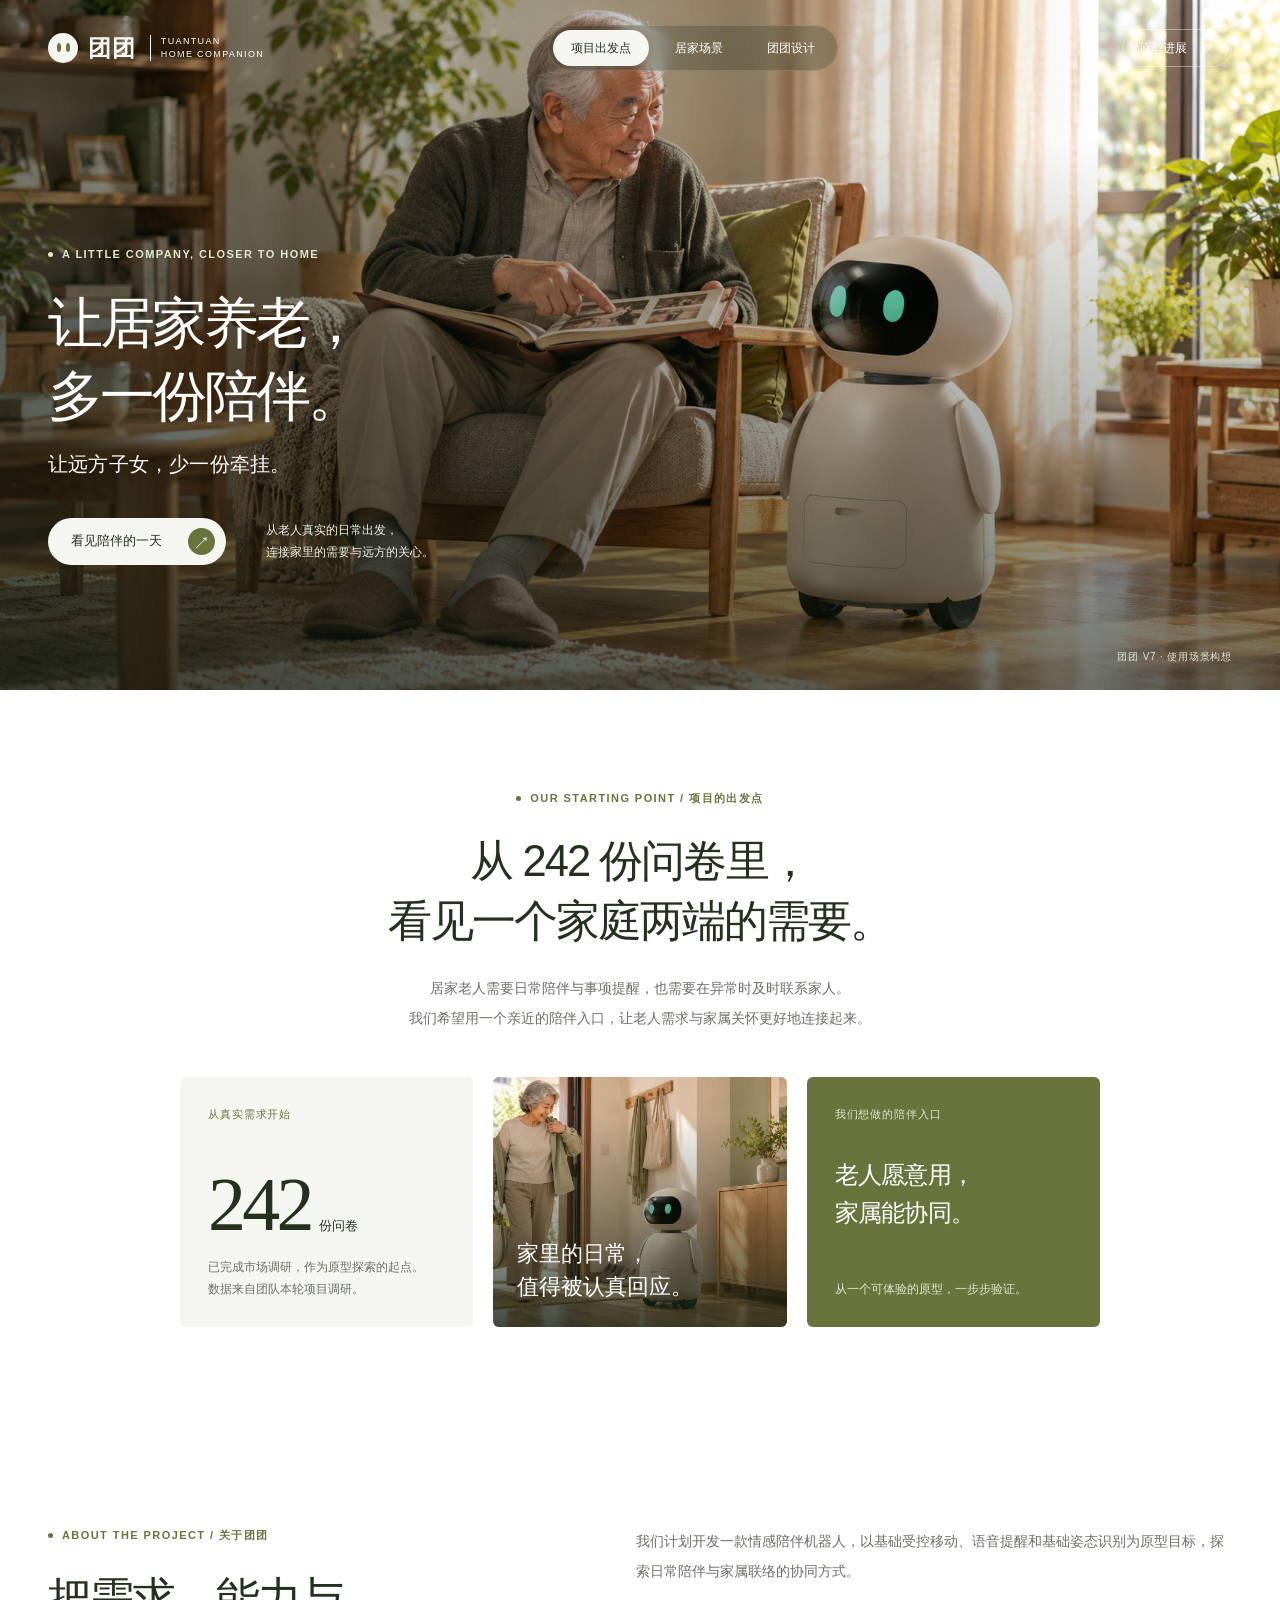
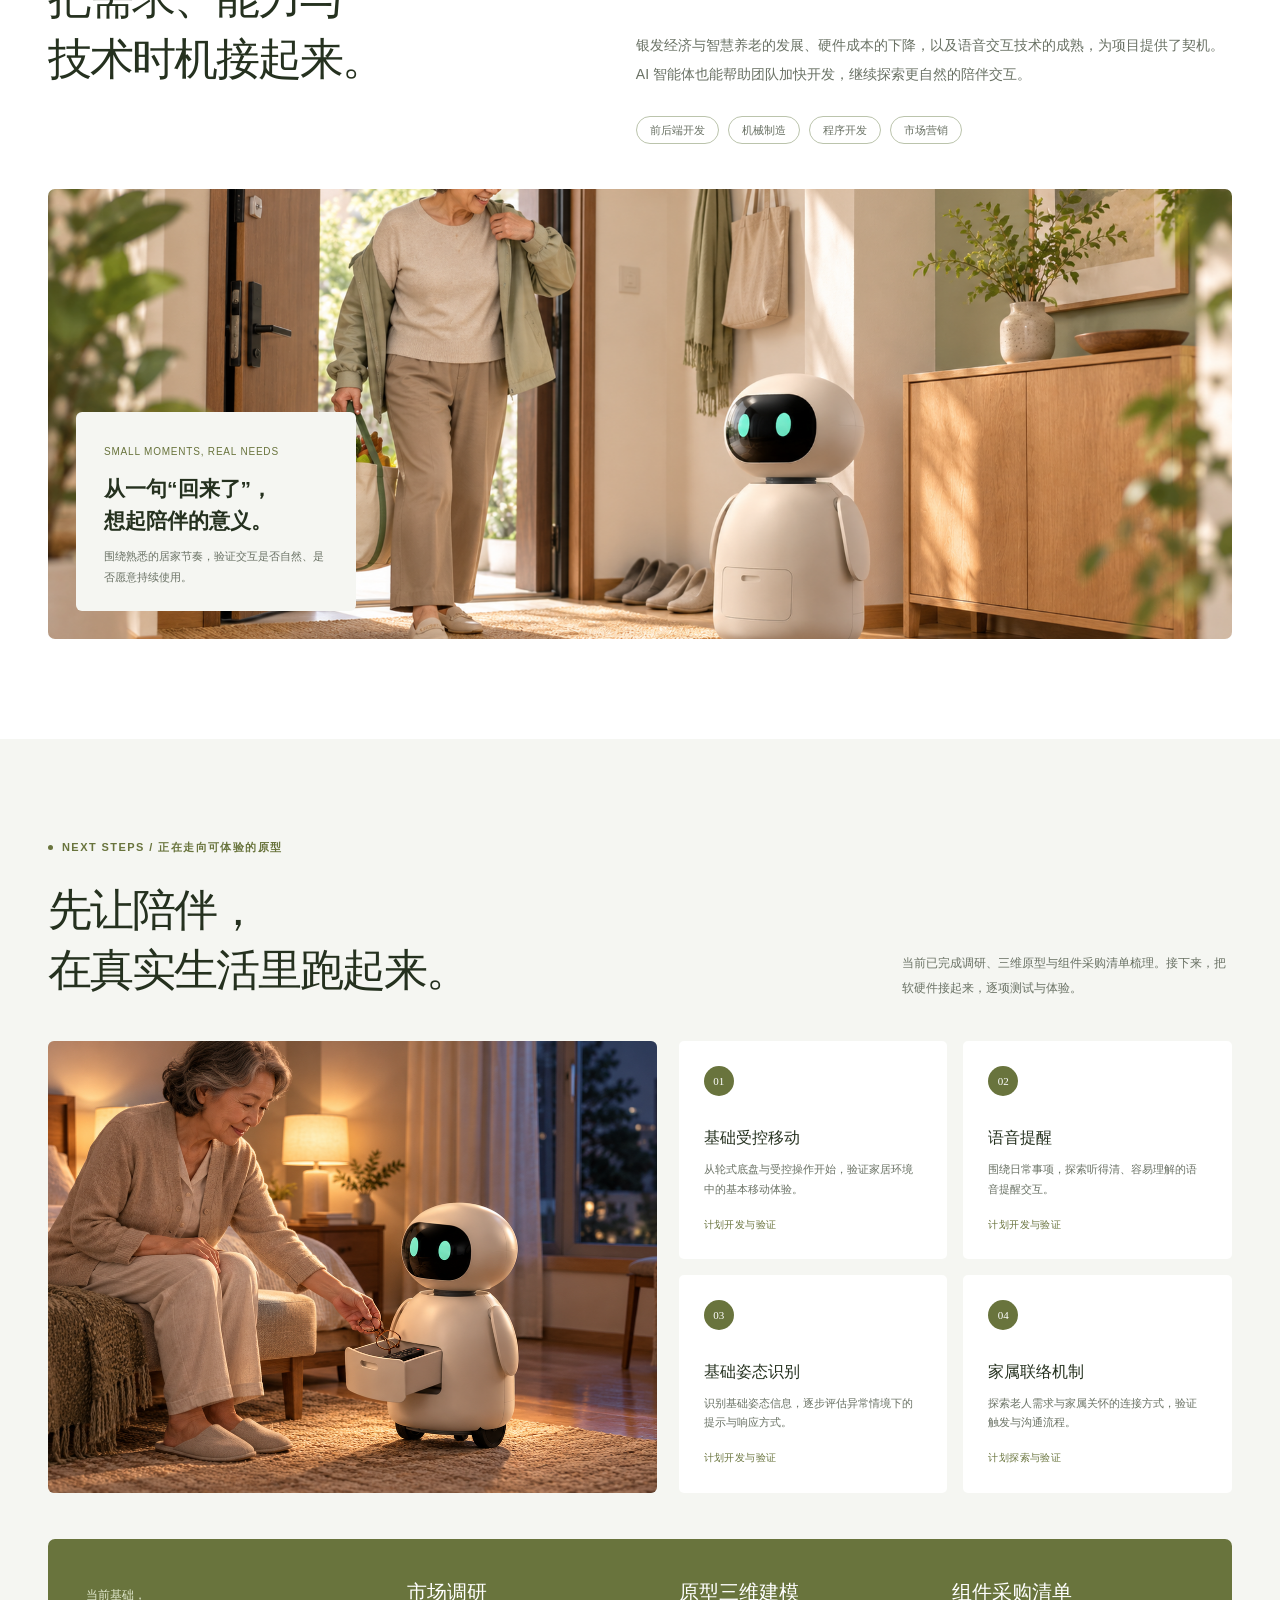
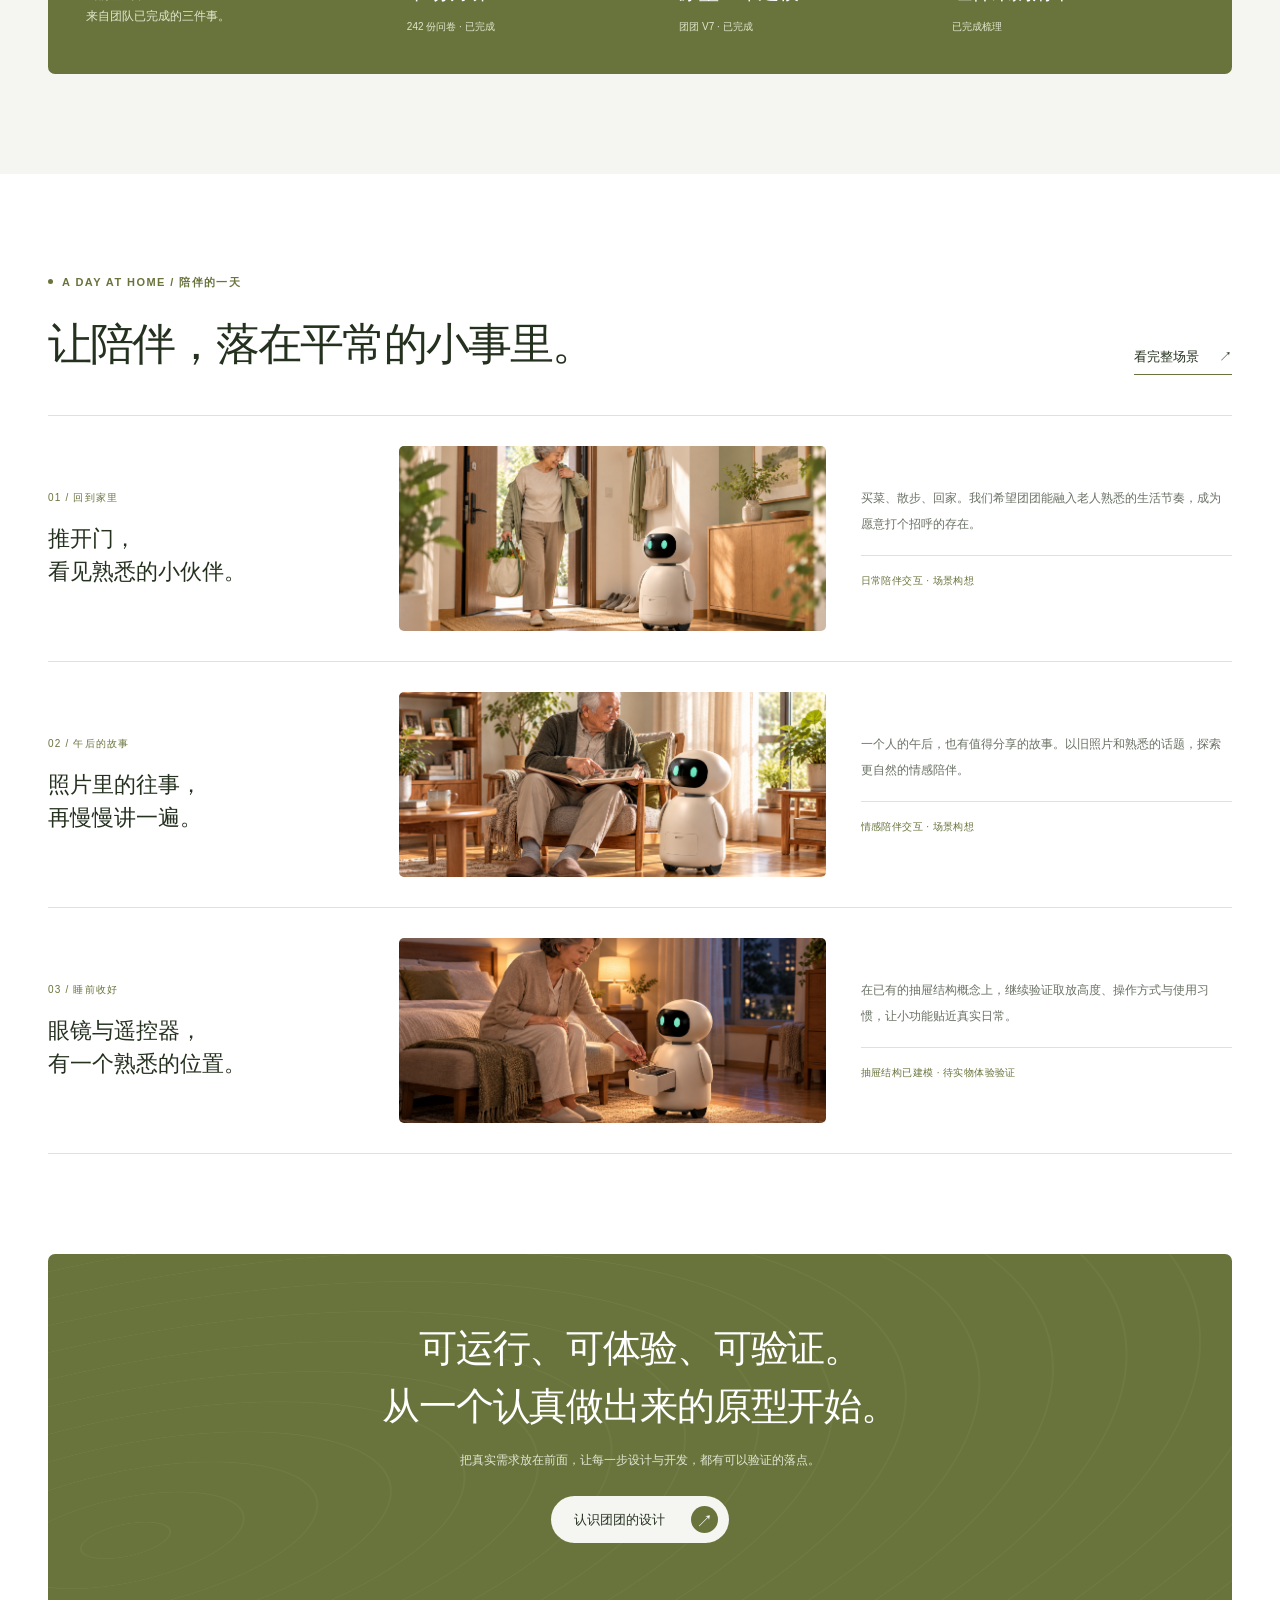
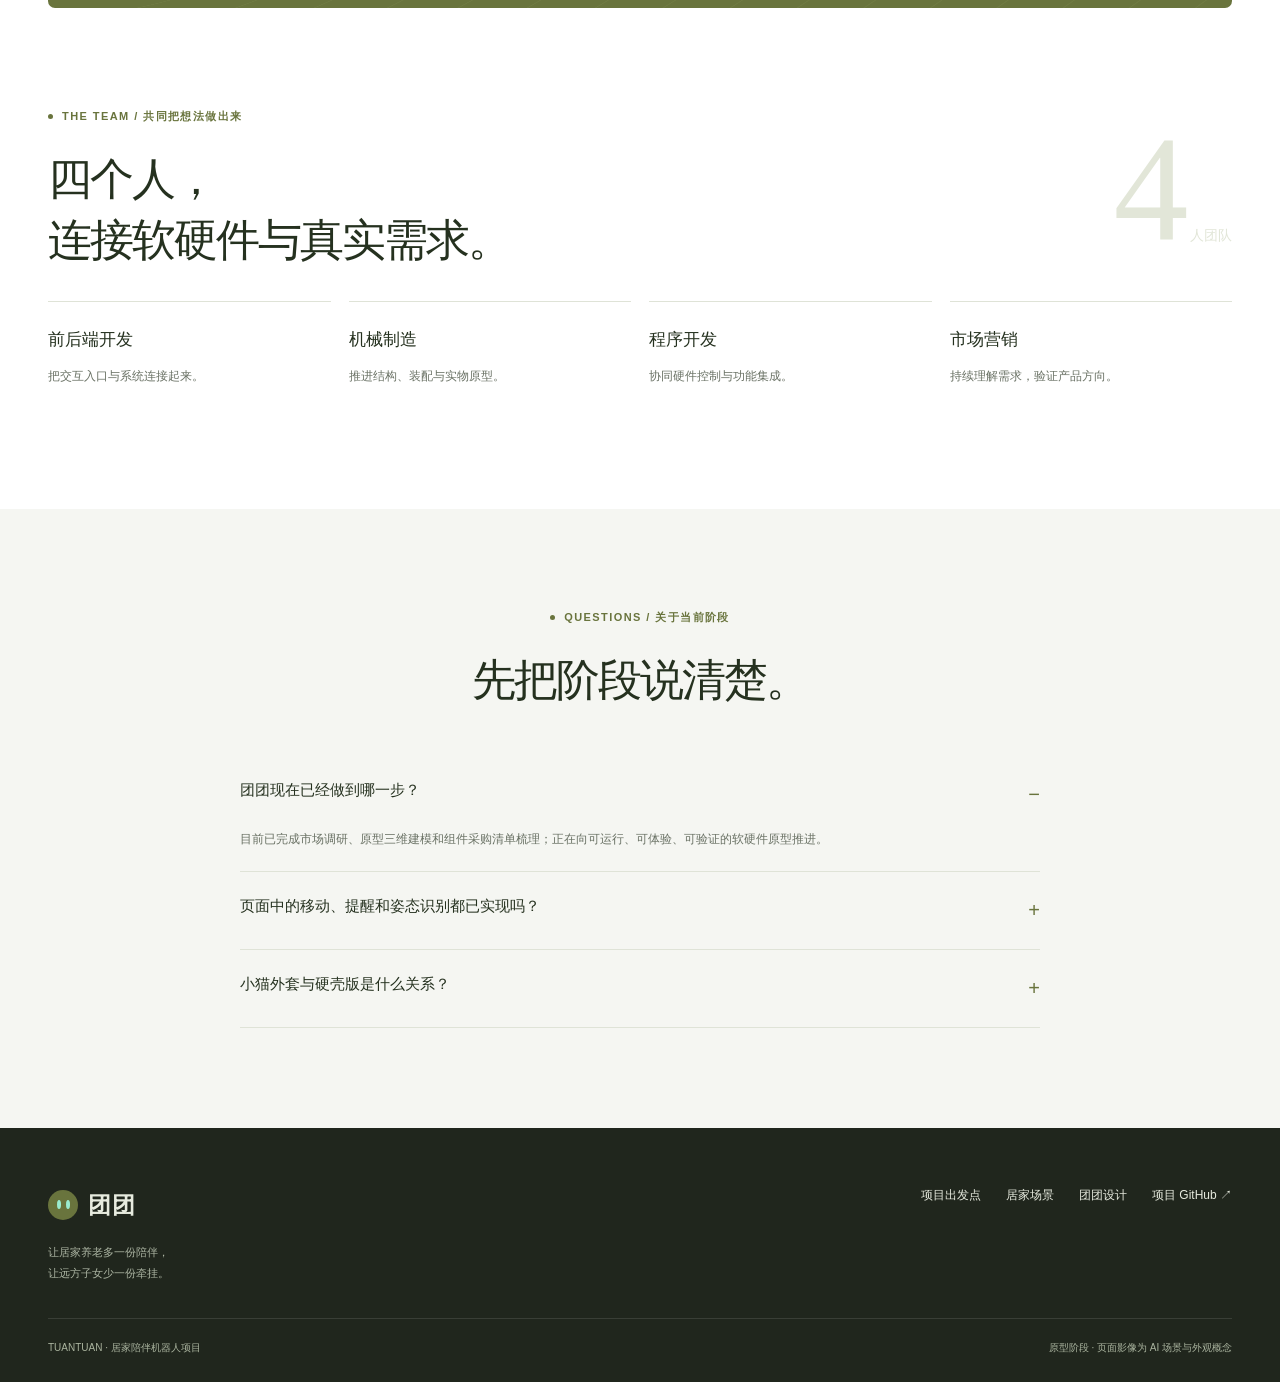
<file: index.html>
<!doctype html>
<html lang="zh-CN">
<head>
  <meta charset="utf-8">
  <meta name="viewport" content="width=device-width,initial-scale=1">
  <meta name="description" content="团团居家陪伴机器人项目：从242份问卷出发，连接老人需求与家属关怀，推进可运行、可体验、可验证的原型。">
  <title>团团 · 让居家养老多一份陪伴</title>
  <link rel="stylesheet" href="style.css">
</head>
<body>
<a class="skip" href="#main">跳到正文</a>
<section class="hero" aria-labelledby="hero-title">
  <img class="hero-img" src="assets/memories.png" alt="独居老人坐在窗边翻看相册，团团在身旁陪伴的场景构想" width="1750" height="899">
  <header class="site-header wrap">
    <a class="brand" href="index.html" aria-label="团团首页"><span class="brand-mark" aria-hidden="true"><i></i><i></i></span>团团<small>TUANTUAN<br>HOME COMPANION</small></a>
    <nav class="site-nav" aria-label="主导航"><a href="index.html" aria-current="page">项目出发点</a><a href="daily-life.html">居家场景</a><a href="details.html">团团设计</a></nav>
    <a class="header-action" href="#progress">原型进展</a>
  </header>
  <div class="wrap"><div class="hero-copy">
    <p class="eyebrow">A little company, closer to home</p>
    <h1 id="hero-title">让居家养老，<br>多一份陪伴。</h1>
    <p class="hero-sub">让远方子女，少一份牵挂。</p>
    <div class="hero-bottom"><a class="button light" href="daily-life.html">看见陪伴的一天</a><p>从老人真实的日常出发，<br>连接家里的需要与远方的关心。</p></div>
  </div></div>
  <p class="hero-note">团团 V7 · 使用场景构想</p>
</section>
<main id="main">
  <section class="section wrap">
    <div class="intro"><p class="eyebrow center">Our starting point / 项目的出发点</p><h2 class="section-title">从 242 份问卷里，<br>看见一个家庭两端的需要。</h2><p class="lead">居家老人需要日常陪伴与事项提醒，也需要在异常时及时联系家人。<br>我们希望用一个亲近的陪伴入口，让老人需求与家属关怀更好地连接起来。</p></div>
    <div class="insight-grid">
      <article class="insight"><p class="label">从真实需求开始</p><div><p class="big">242<small>份问卷</small></p><p class="caption">已完成市场调研，作为原型探索的起点。<br>数据来自团队本轮项目调研。</p></div></article>
      <article class="insight photo"><img src="assets/homecoming.png" alt="老人买菜回家，团团在屋内迎接的场景构想" width="1750" height="899" loading="eager"><p>家里的日常，<br>值得被认真回应。</p></article>
      <article class="insight olive"><p class="label">我们想做的陪伴入口</p><p class="quote">老人愿意用，<br>家属能协同。</p><p class="caption">从一个可体验的原型，一步步验证。</p></article>
    </div>
  </section>
  <section class="section wrap" id="about">
    <div class="about-grid"><div><p class="eyebrow">About the project / 关于团团</p><h2 class="section-title">把需求、能力与<br>技术时机接起来。</h2></div><div><p class="lead">我们计划开发一款情感陪伴机器人，以基础受控移动、语音提醒和基础姿态识别为原型目标，探索日常陪伴与家属联络的协同方式。</p><p class="lead spacer-top">银发经济与智慧养老的发展、硬件成本的下降，以及语音交互技术的成熟，为项目提供了契机。AI 智能体也能帮助团队加快开发，继续探索更自然的陪伴交互。</p><div class="skills"><span>前后端开发</span><span>机械制造</span><span>程序开发</span><span>市场营销</span></div></div></div>
    <figure class="image-story"><img src="assets/homecoming.png" alt="独居老人回到家中，与团团相遇的居家场景构想" width="1750" height="899" loading="eager"><figcaption class="story-tag"><small>SMALL MOMENTS, REAL NEEDS</small><h3>从一句“回来了”，<br>想起陪伴的意义。</h3><p>围绕熟悉的居家节奏，验证交互是否自然、是否愿意持续使用。</p></figcaption></figure>
  </section>
  <section class="section soft-bg" id="progress"><div class="wrap">
    <div class="section-head"><div><p class="eyebrow">Next steps / 正在走向可体验的原型</p><h2 class="section-title">先让陪伴，<br>在真实生活里跑起来。</h2></div><p class="lead">当前已完成调研、三维原型与组件采购清单梳理。接下来，把软硬件接起来，逐项测试与体验。</p></div>
    <div class="feature-grid"><div class="feature-photo"><img src="assets/bedtime.png" alt="夜晚老人将眼镜放进团团抽屉的使用场景构想" width="1750" height="899" loading="eager"></div><div class="feature-list">
      <article class="feature"><span class="feature-num">01</span><h3>基础受控移动</h3><p>从轮式底盘与受控操作开始，验证家居环境中的基本移动体验。</p><span class="status">计划开发与验证</span></article>
      <article class="feature"><span class="feature-num">02</span><h3>语音提醒</h3><p>围绕日常事项，探索听得清、容易理解的语音提醒交互。</p><span class="status">计划开发与验证</span></article>
      <article class="feature"><span class="feature-num">03</span><h3>基础姿态识别</h3><p>识别基础姿态信息，逐步评估异常情境下的提示与响应方式。</p><span class="status">计划开发与验证</span></article>
      <article class="feature"><span class="feature-num">04</span><h3>家属联络机制</h3><p>探索老人需求与家属关怀的连接方式，验证触发与沟通流程。</p><span class="status">计划探索与验证</span></article>
    </div></div>
    <div class="progress-band"><p>当前基础，<br>来自团队已完成的三件事。</p><div class="progress-item"><b>市场调研</b><span>242 份问卷 · 已完成</span></div><div class="progress-item"><b>原型三维建模</b><span>团团 V7 · 已完成</span></div><div class="progress-item"><b>组件采购清单</b><span>已完成梳理</span></div></div>
  </div></section>
  <section class="section wrap"><div class="section-head"><div><p class="eyebrow">A day at home / 陪伴的一天</p><h2 class="section-title">让陪伴，落在平常的小事里。</h2></div><a class="text-link" href="daily-life.html">看完整场景</a></div>
    <article class="project-row"><div><p class="phase">01 / 回到家里</p><h3>推开门，<br>看见熟悉的小伙伴。</h3></div><img src="assets/homecoming.png" alt="回家相迎场景" width="1750" height="899" loading="eager"><div><p class="lead">买菜、散步、回家。我们希望团团能融入老人熟悉的生活节奏，成为愿意打个招呼的存在。</p><p class="status">日常陪伴交互 · 场景构想</p></div></article>
    <article class="project-row"><div><p class="phase">02 / 午后的故事</p><h3>照片里的往事，<br>再慢慢讲一遍。</h3></div><img src="assets/memories.png" alt="窗边翻看旧相册场景" width="1750" height="899" loading="eager"><div><p class="lead">一个人的午后，也有值得分享的故事。以旧照片和熟悉的话题，探索更自然的情感陪伴。</p><p class="status">情感陪伴交互 · 场景构想</p></div></article>
    <article class="project-row"><div><p class="phase">03 / 睡前收好</p><h3>眼镜与遥控器，<br>有一个熟悉的位置。</h3></div><img src="assets/bedtime.png" alt="夜晚抽屉收纳眼镜与遥控器场景" width="1750" height="899" loading="eager"><div><p class="lead">在已有的抽屉结构概念上，继续验证取放高度、操作方式与使用习惯，让小功能贴近真实日常。</p><p class="status">抽屉结构已建模 · 待实物体验验证</p></div></article>
  </section>
  <section class="wrap"><div class="cta-banner"><h2>可运行、可体验、可验证。<br>从一个认真做出来的原型开始。</h2><p>把真实需求放在前面，让每一步设计与开发，都有可以验证的落点。</p><a class="button light" href="details.html">认识团团的设计</a></div></section>
  <section class="section wrap"><div class="team-top"><div><p class="eyebrow">The team / 共同把想法做出来</p><h2 class="section-title">四个人，<br>连接软硬件与真实需求。</h2></div><p class="team-number">4<small>人团队</small></p></div><div class="team-grid"><article class="team-area"><b>前后端开发</b><p>把交互入口与系统连接起来。</p></article><article class="team-area"><b>机械制造</b><p>推进结构、装配与实物原型。</p></article><article class="team-area"><b>程序开发</b><p>协同硬件控制与功能集成。</p></article><article class="team-area"><b>市场营销</b><p>持续理解需求，验证产品方向。</p></article></div></section>
  <section class="section soft-bg"><div class="wrap faq"><div class="intro"><p class="eyebrow center">Questions / 关于当前阶段</p><h2 class="section-title">先把阶段说清楚。</h2></div><div class="spacer-top"><details open><summary>团团现在已经做到哪一步？</summary><p>目前已完成市场调研、原型三维建模和组件采购清单梳理；正在向可运行、可体验、可验证的软硬件原型推进。</p></details><details><summary>页面中的移动、提醒和姿态识别都已实现吗？</summary><p>这些是计划开发与验证的原型目标，不能视为已上线功能。图中的互动用于说明使用场景构想。</p></details><details><summary>小猫外套与硬壳版是什么关系？</summary><p>两者以同一团团 V7 结构为外形依据。灰米小猫绒套是可更换外观概念；服装样板、散热、装配与实际使用仍需后续验证。</p></details></div></div></section>
</main>
<footer class="footer"><div class="wrap"><div class="footer-row"><div><a class="brand" href="index.html"><span class="brand-mark" aria-hidden="true"><i></i><i></i></span>团团</a><p>让居家养老多一份陪伴，<br>让远方子女少一份牵挂。</p></div><nav aria-label="页脚导航"><a href="index.html">项目出发点</a><a href="daily-life.html">居家场景</a><a href="details.html">团团设计</a><a href="https://github.com/yanglao-robot/tuantuan-website" target="_blank" rel="noreferrer">项目 GitHub ↗</a></nav></div><div class="footer-bottom"><span>TUANTUAN · 居家陪伴机器人项目</span><span>原型阶段 · 页面影像为 AI 场景与外观概念</span></div></div></footer>
</body>
</html>
</file>
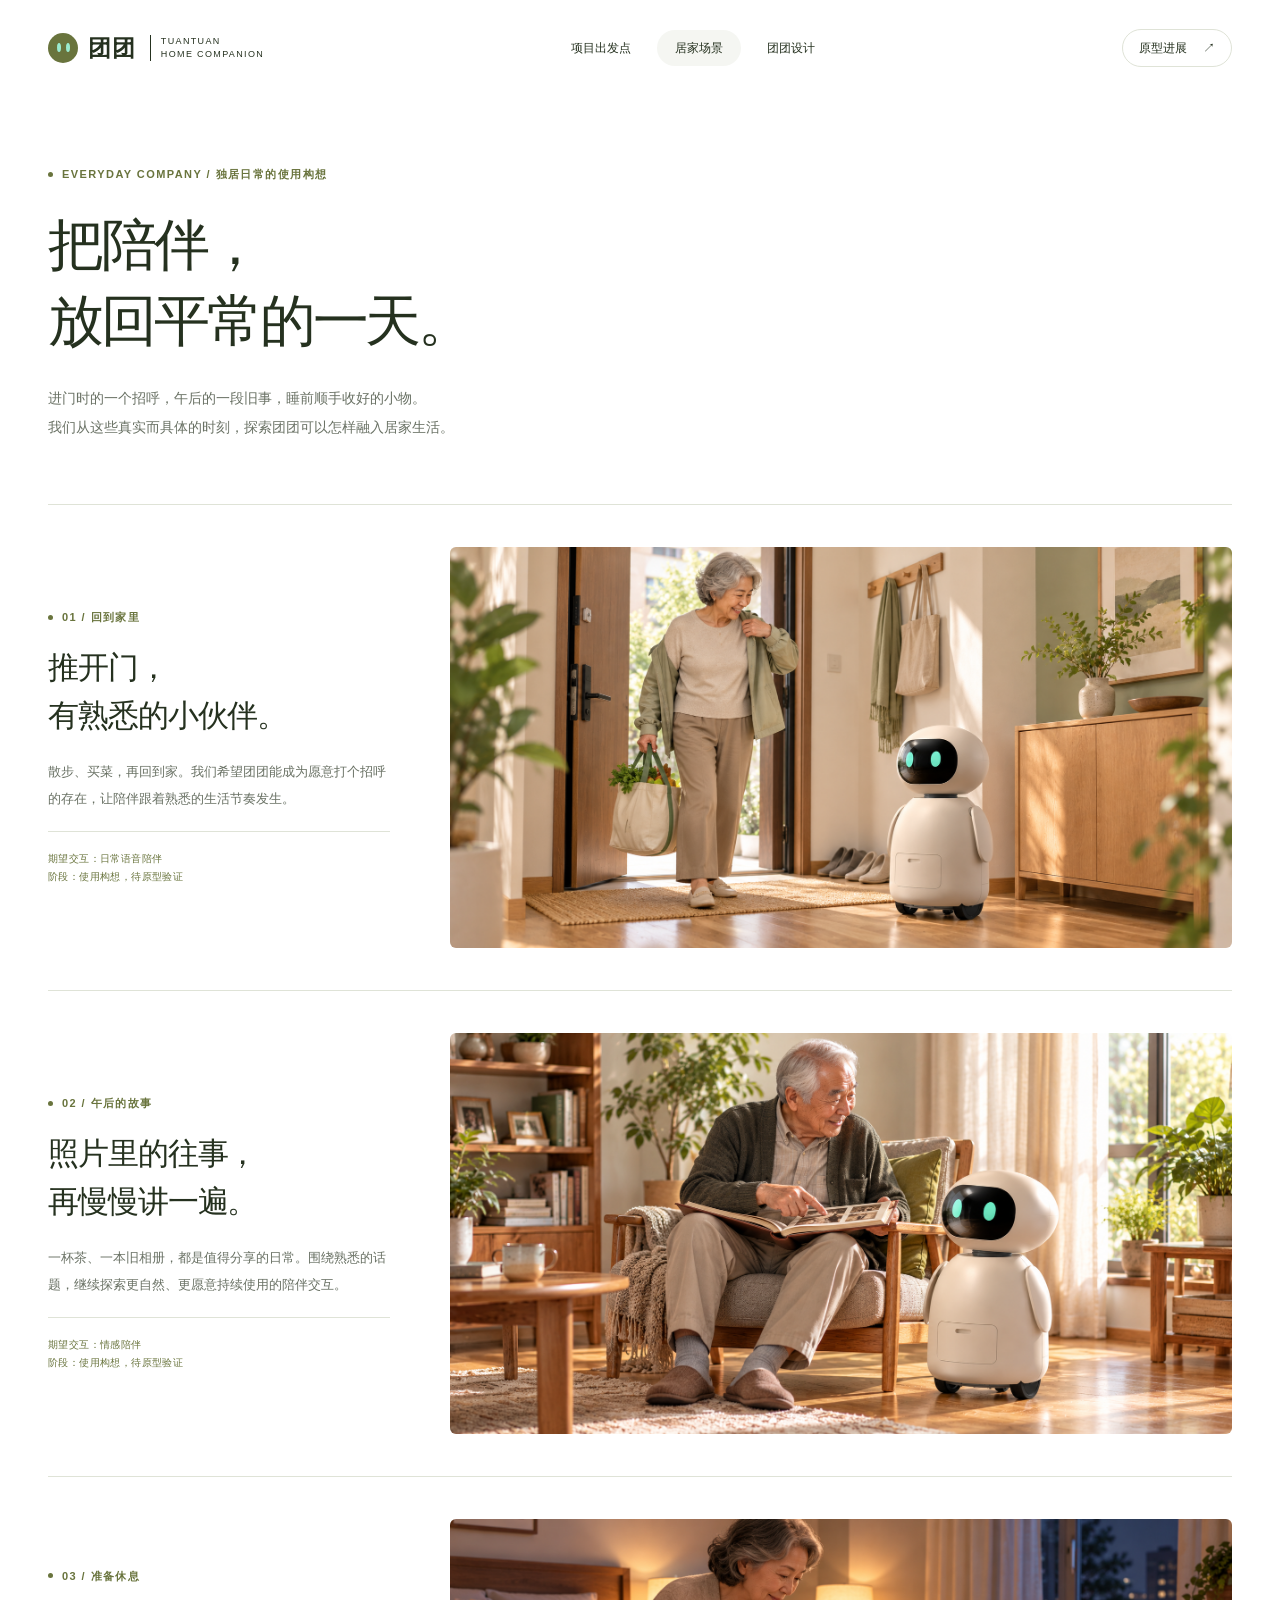
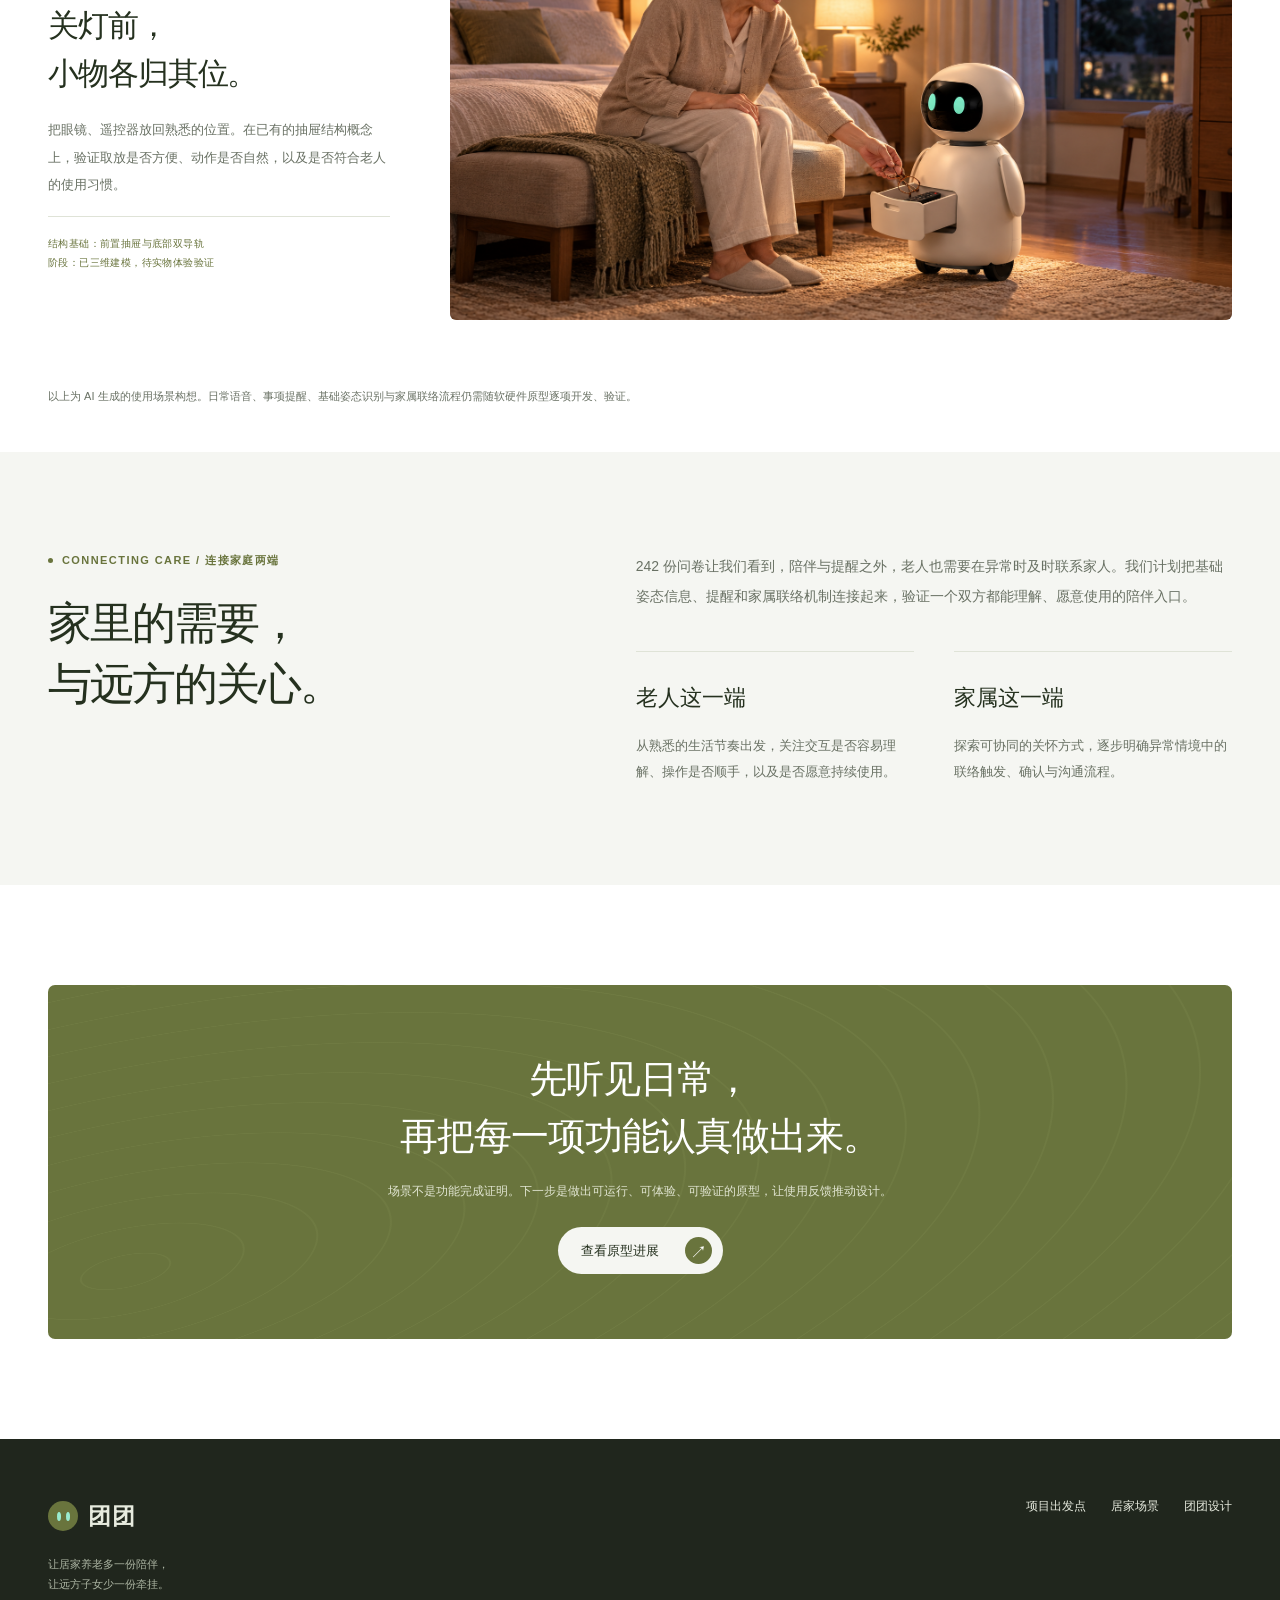
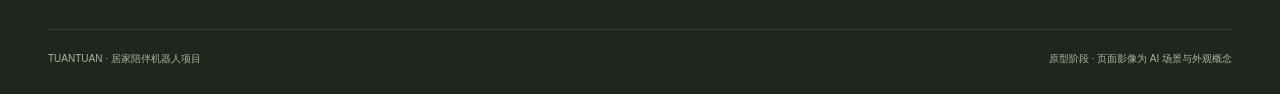
<file: daily-life.html>
<!doctype html>
<html lang="zh-CN">
<head><meta charset="utf-8"><meta name="viewport" content="width=device-width,initial-scale=1"><meta name="description" content="围绕独居老人的进门、午后与睡前，探索团团居家陪伴机器人的使用场景。"><title>团团 · 陪伴的一天</title><link rel="stylesheet" href="style.css"></head>
<body>
<a class="skip" href="#main">跳到正文</a>
<header class="site-header wrap"><a class="brand" href="index.html" aria-label="团团首页"><span class="brand-mark" aria-hidden="true"><i></i><i></i></span>团团<small>TUANTUAN<br>HOME COMPANION</small></a><nav class="site-nav" aria-label="主导航"><a href="index.html">项目出发点</a><a href="daily-life.html" aria-current="page">居家场景</a><a href="details.html">团团设计</a></nav><a class="header-action" href="index.html#progress">原型进展</a></header>
<main id="main">
  <section class="page-title wrap"><p class="eyebrow">Everyday company / 独居日常的使用构想</p><h1>把陪伴，<br>放回平常的一天。</h1><p class="lead">进门时的一个招呼，午后的一段旧事，睡前顺手收好的小物。<br>我们从这些真实而具体的时刻，探索团团可以怎样融入居家生活。</p></section>
  <section class="wrap" aria-label="三个独居使用场景">
    <article class="scene-large"><div><p class="eyebrow">01 / 回到家里</p><h2>推开门，<br>有熟悉的小伙伴。</h2><p class="lead">散步、买菜，再回到家。我们希望团团能成为愿意打个招呼的存在，让陪伴跟着熟悉的生活节奏发生。</p><p class="status">期望交互：日常语音陪伴<br>阶段：使用构想，待原型验证</p></div><img src="assets/homecoming.png" alt="一位独居老人买菜回家，团团在不挡住通道的位置与她相迎" width="1750" height="899"></article>
    <article class="scene-large"><div><p class="eyebrow">02 / 午后的故事</p><h2>照片里的往事，<br>再慢慢讲一遍。</h2><p class="lead">一杯茶、一本旧相册，都是值得分享的日常。围绕熟悉的话题，继续探索更自然、更愿意持续使用的陪伴交互。</p><p class="status">期望交互：情感陪伴<br>阶段：使用构想，待原型验证</p></div><img src="assets/memories.png" alt="一位独居老人坐在窗边翻看相册，向身旁的团团讲述旧照片里的故事" width="1750" height="899" loading="eager"></article>
    <article class="scene-large"><div><p class="eyebrow">03 / 准备休息</p><h2>关灯前，<br>小物各归其位。</h2><p class="lead">把眼镜、遥控器放回熟悉的位置。在已有的抽屉结构概念上，验证取放是否方便、动作是否自然，以及是否符合老人的使用习惯。</p><p class="status">结构基础：前置抽屉与底部双导轨<br>阶段：已三维建模，待实物体验验证</p></div><img src="assets/bedtime.png" alt="夜晚老人坐在床旁，将眼镜和遥控器收进团团的小抽屉" width="1750" height="899" loading="eager"></article>
    <p class="notice">以上为 AI 生成的使用场景构想。日常语音、事项提醒、基础姿态识别与家属联络流程仍需随软硬件原型逐项开发、验证。</p>
  </section>
  <section class="section soft-bg spacer-top"><div class="wrap"><div class="about-grid"><div><p class="eyebrow">Connecting care / 连接家庭两端</p><h2 class="section-title">家里的需要，<br>与远方的关心。</h2></div><div><p class="lead">242 份问卷让我们看到，陪伴与提醒之外，老人也需要在异常时及时联系家人。我们计划把基础姿态信息、提醒和家属联络机制连接起来，验证一个双方都能理解、愿意使用的陪伴入口。</p><div class="comparison"><article><h3>老人这一端</h3><p>从熟悉的生活节奏出发，关注交互是否容易理解、操作是否顺手，以及是否愿意持续使用。</p></article><article><h3>家属这一端</h3><p>探索可协同的关怀方式，逐步明确异常情境中的联络触发、确认与沟通流程。</p></article></div></div></div></div></section>
  <section class="section wrap"><div class="cta-banner"><h2>先听见日常，<br>再把每一项功能认真做出来。</h2><p>场景不是功能完成证明。下一步是做出可运行、可体验、可验证的原型，让使用反馈推动设计。</p><a class="button light" href="index.html#progress">查看原型进展</a></div></section>
</main>
<footer class="footer"><div class="wrap"><div class="footer-row"><div><a class="brand" href="index.html"><span class="brand-mark" aria-hidden="true"><i></i><i></i></span>团团</a><p>让居家养老多一份陪伴，<br>让远方子女少一份牵挂。</p></div><nav aria-label="页脚导航"><a href="index.html">项目出发点</a><a href="daily-life.html">居家场景</a><a href="details.html">团团设计</a></nav></div><div class="footer-bottom"><span>TUANTUAN · 居家陪伴机器人项目</span><span>原型阶段 · 页面影像为 AI 场景与外观概念</span></div></div></footer>
</body>
</html>
</file>
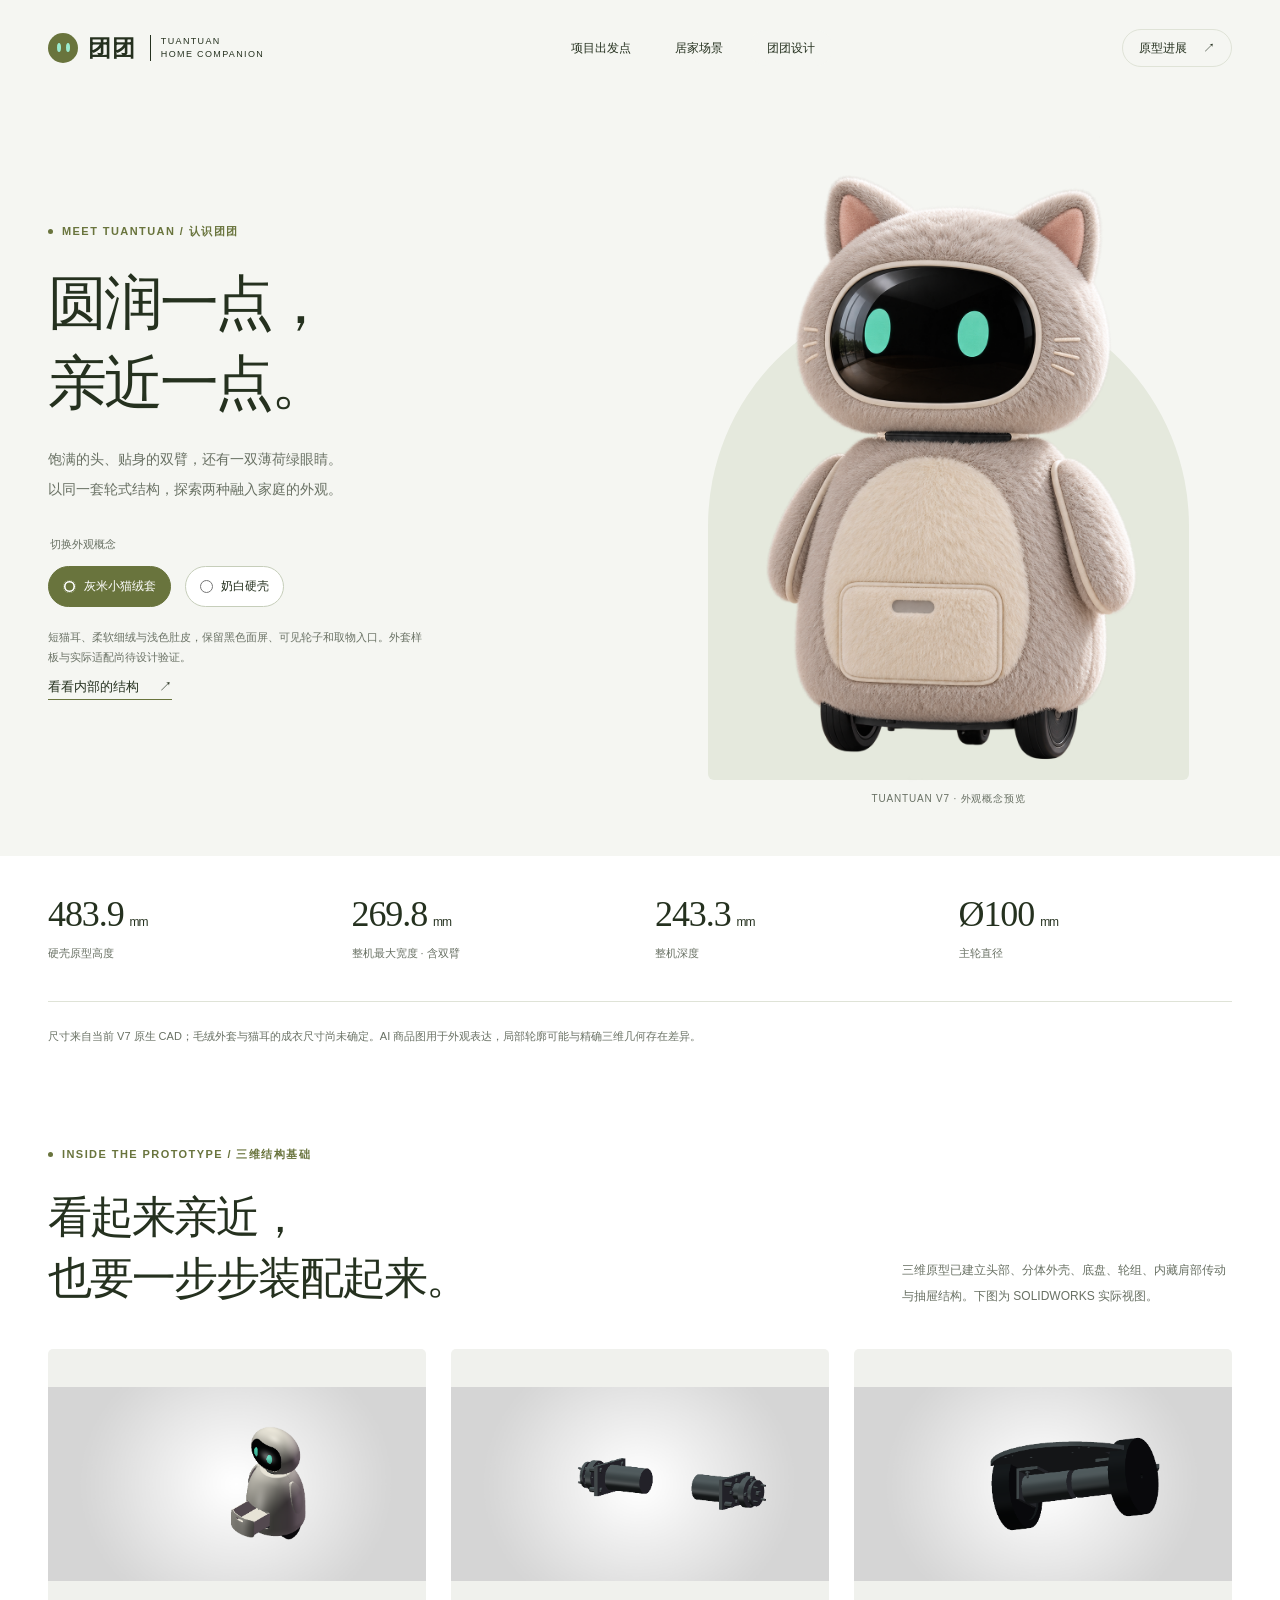
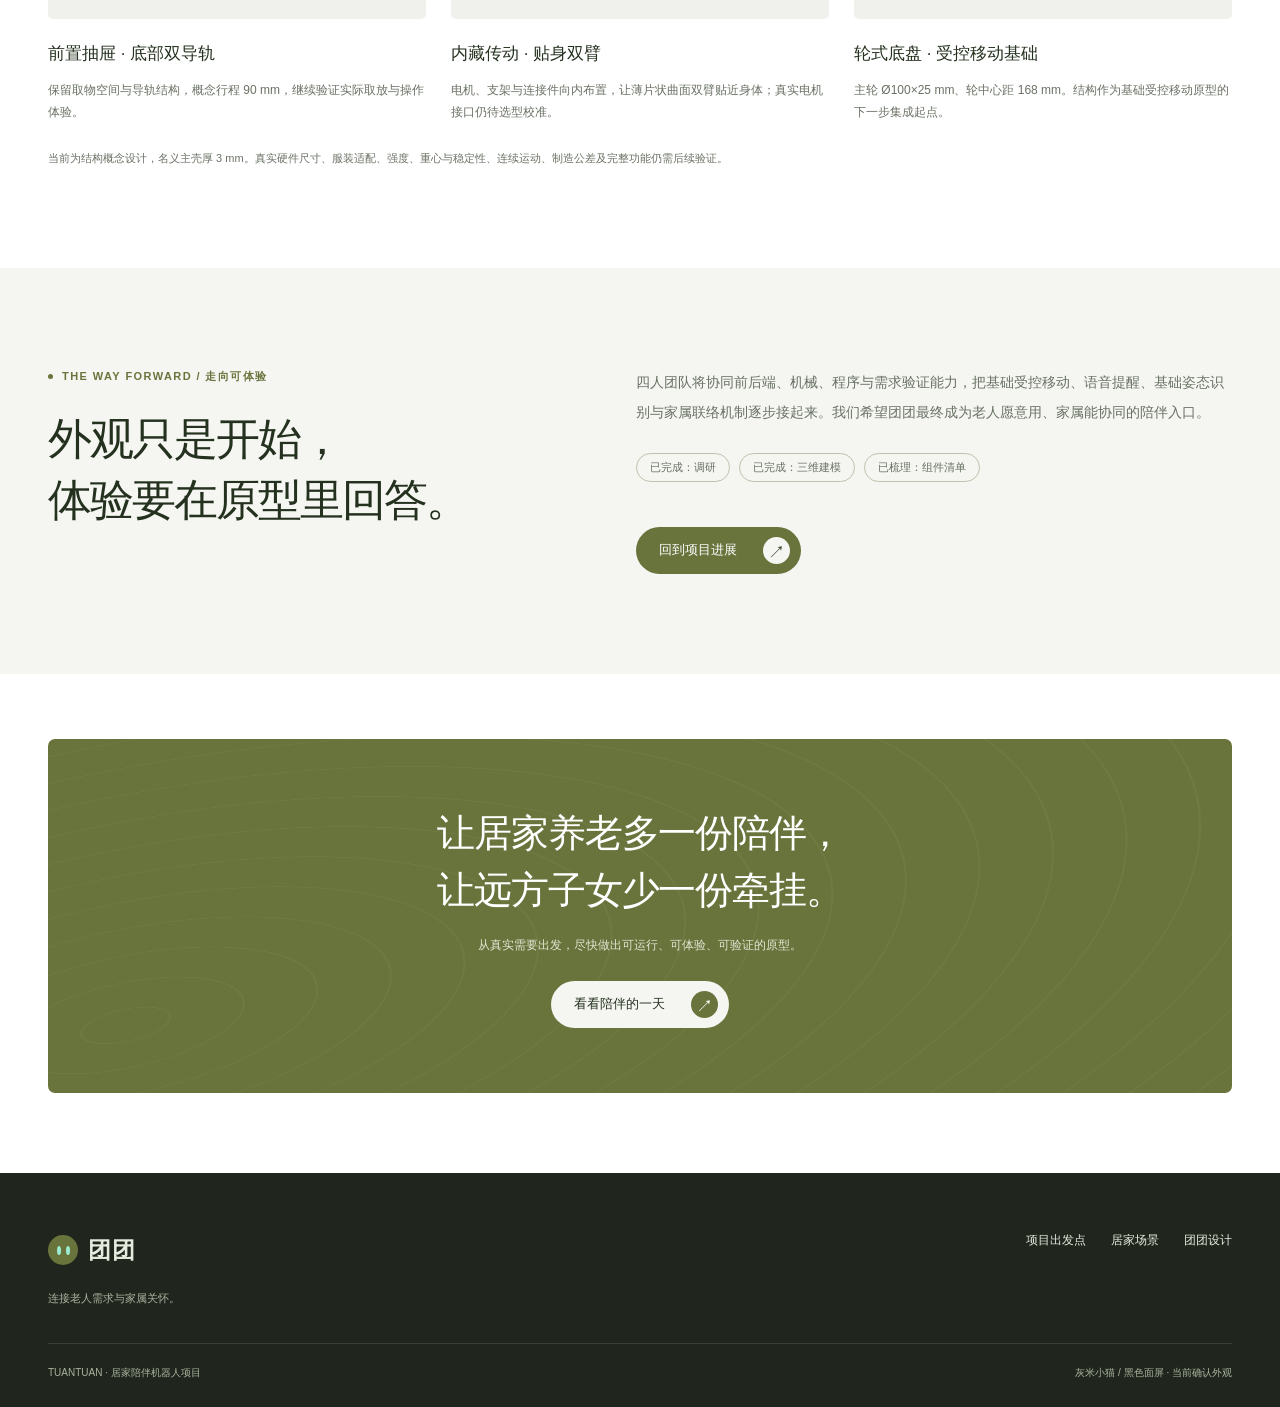
<file: details.html>
<!doctype html>
<html lang="zh-CN">
<head><meta charset="utf-8"><meta name="viewport" content="width=device-width,initial-scale=1"><meta name="description" content="团团V7设计展示：灰米小猫绒套与奶白硬壳外观、可编辑三维原型、抽屉与轮式结构。"><title>团团 · 圆润一点，亲近一点</title><link rel="stylesheet" href="style.css"></head>
<body>
<a class="skip" href="#main">跳到正文</a>
<div class="design-stage">
  <header class="site-header wrap"><a class="brand" href="index.html" aria-label="团团首页"><span class="brand-mark" aria-hidden="true"><i></i><i></i></span>团团<small>TUANTUAN<br>HOME COMPANION</small></a><nav class="site-nav" aria-label="主导航"><a href="index.html">项目出发点</a><a href="daily-life.html">居家场景</a><a href="details.html" aria-current="page">团团设计</a></nav><a class="header-action" href="index.html#progress">原型进展</a></header>
  <main id="main">
    <section class="product-layout wrap" aria-label="团团外观选择">
      <div class="product-copy"><p class="eyebrow">Meet Tuantuan / 认识团团</p><h1>圆润一点，<br>亲近一点。</h1><p class="lead">饱满的头、贴身的双臂，还有一双薄荷绿眼睛。<br>以同一套轮式结构，探索两种融入家庭的外观。</p>
        <fieldset class="finish-picker"><legend>切换外观概念</legend><label><input id="finish-plush" name="finish" type="radio" value="plush" checked>灰米小猫绒套</label><label><input id="finish-hard" name="finish" type="radio" value="hard">奶白硬壳</label></fieldset>
        <div class="finish-copy"><p class="plush-copy">短猫耳、柔软细绒与浅色肚皮，保留黑色面屏、可见轮子和取物入口。外套样板与实际适配尚待设计验证。</p><p class="hard-copy">奶白圆润外壳、短颈和贴身双臂。以 V7 原生三维模型为依据，继续推进装配与实物体验验证。</p></div>
        <a class="text-link" href="#structure">看看内部的结构</a>
      </div>
      <figure class="product-art"><img class="plush-product" src="assets/cat-plush.png" alt="灰米色毛绒小猫外套版团团，短猫耳、黑色面屏、薄荷绿眼睛、浅色肚皮与底部轮子" width="1024" height="1536"><img class="hard-product" src="assets/hard-shell.png" alt="奶白硬壳版团团，圆润头身、黑色面屏、贴身双臂与前置抽屉" width="1024" height="1536"><figcaption class="art-caption">TUANTUAN V7 · 外观概念预览</figcaption></figure>
    </section>
  </main>
</div>
<div class="wrap"><div class="dimension-strip" aria-label="V7硬壳原型主要尺寸"><div><b>483.9<small>mm</small></b><span>硬壳原型高度</span></div><div><b>269.8<small>mm</small></b><span>整机最大宽度 · 含双臂</span></div><div><b>243.3<small>mm</small></b><span>整机深度</span></div><div><b>Ø100<small>mm</small></b><span>主轮直径</span></div></div><p class="notice">尺寸来自当前 V7 原生 CAD；毛绒外套与猫耳的成衣尺寸尚未确定。AI 商品图用于外观表达，局部轮廓可能与精确三维几何存在差异。</p></div>
<section class="section wrap" id="structure"><div class="section-head"><div><p class="eyebrow">Inside the prototype / 三维结构基础</p><h2 class="section-title">看起来亲近，<br>也要一步步装配起来。</h2></div><p class="lead">三维原型已建立头部、分体外壳、底盘、轮组、内藏肩部传动与抽屉结构。下图为 SOLIDWORKS 实际视图。</p></div>
  <div class="cad-grid"><article class="cad-item"><img src="assets/cad-drawer.png" alt="SOLIDWORKS原生模型中拉出的前置储物抽屉" width="2278" height="1170" loading="eager"><h3>前置抽屉 · 底部双导轨</h3><p>保留取物空间与导轨结构，概念行程 90 mm，继续验证实际取放与操作体验。</p></article><article class="cad-item"><img src="assets/cad-shoulder.png" alt="SOLIDWORKS视图中隐藏在臂根与机身内部的肩部传动机构" width="2278" height="1170" loading="eager"><h3>内藏传动 · 贴身双臂</h3><p>电机、支架与连接件向内布置，让薄片状曲面双臂贴近身体；真实电机接口仍待选型校准。</p></article><article class="cad-item"><img src="assets/cad-chassis.png" alt="SOLIDWORKS中轮式底盘与电机支架结构的隔离视图" width="2278" height="1170" loading="eager"><h3>轮式底盘 · 受控移动基础</h3><p>主轮 Ø100×25 mm、轮中心距 168 mm。结构作为基础受控移动原型的下一步集成起点。</p></article></div>
  <p class="notice">当前为结构概念设计，名义主壳厚 3 mm。真实硬件尺寸、服装适配、强度、重心与稳定性、连续运动、制造公差及完整功能仍需后续验证。</p>
</section>
<section class="section soft-bg"><div class="wrap about-grid"><div><p class="eyebrow">The way forward / 走向可体验</p><h2 class="section-title">外观只是开始，<br>体验要在原型里回答。</h2></div><div><p class="lead">四人团队将协同前后端、机械、程序与需求验证能力，把基础受控移动、语音提醒、基础姿态识别与家属联络机制逐步接起来。我们希望团团最终成为老人愿意用、家属能协同的陪伴入口。</p><div class="skills"><span>已完成：调研</span><span>已完成：三维建模</span><span>已梳理：组件清单</span></div><p class="spacer-top"><a class="button" href="index.html#progress">回到项目进展</a></p></div></div></section>
<section class="wrap closing"><div class="cta-banner"><h2>让居家养老多一份陪伴，<br>让远方子女少一份牵挂。</h2><p>从真实需要出发，尽快做出可运行、可体验、可验证的原型。</p><a class="button light" href="daily-life.html">看看陪伴的一天</a></div></section>
<footer class="footer"><div class="wrap"><div class="footer-row"><div><a class="brand" href="index.html"><span class="brand-mark" aria-hidden="true"><i></i><i></i></span>团团</a><p>连接老人需求与家属关怀。</p></div><nav aria-label="页脚导航"><a href="index.html">项目出发点</a><a href="daily-life.html">居家场景</a><a href="details.html">团团设计</a></nav></div><div class="footer-bottom"><span>TUANTUAN · 居家陪伴机器人项目</span><span>灰米小猫 / 黑色面屏 · 当前确认外观</span></div></div></footer>
</body>
</html>
</file>
<file: style.css>
@charset "UTF-8";
:root{--paper:#f5f6f2;--white:#fff;--ink:#25311f;--olive:#69743d;--olive-dark:#35422b;--muted:#697164;--line:#dfe3d7;--mint:#9aebcf;--serif:Georgia,"Noto Serif CJK SC","Source Han Serif SC","SimSun",serif;--sans:"Microsoft YaHei UI","Microsoft YaHei","PingFang SC",sans-serif;--page:1240px}
*{box-sizing:border-box}html{scroll-behavior:smooth}body{margin:0;background:var(--white);color:var(--ink);font-family:var(--sans);font-size:15px;line-height:1.85;-webkit-font-smoothing:antialiased}a{color:inherit;text-decoration:none}button,input{font:inherit}img{display:block;max-width:100%;height:auto}p,h1,h2,h3,figure{margin:0}button,a,label,input{touch-action:manipulation}a:focus-visible,label:has(input:focus-visible),summary:focus-visible{outline:3px solid #207e60;outline-offset:5px}.skip{position:absolute;left:20px;top:-80px;background:white;padding:10px;z-index:10}.skip:focus{top:16px}.wrap{width:min(var(--page),calc(100% - 96px));margin-inline:auto}.section{padding-block:100px}.eyebrow{font-size:11px;font-weight:600;letter-spacing:.13em;line-height:1.5;text-transform:uppercase;display:flex;gap:9px;align-items:center;color:var(--olive);margin-bottom:24px}.eyebrow:before{content:"";width:5px;height:5px;background:currentColor;border-radius:50%}.eyebrow.center{justify-content:center}.section-title{font-size:clamp(29px,3.4vw,47px);font-weight:500;line-height:1.4;letter-spacing:-.045em}.serif{font-family:var(--serif)}.lead{color:var(--muted);line-height:2.1}.button{display:inline-flex;align-items:center;justify-content:space-between;gap:26px;background:var(--olive);color:white;padding:10px 11px 10px 23px;border-radius:99px;font-size:13px;min-height:46px;transition:background .2s,transform .2s}.button:after{content:"↗";width:27px;height:27px;border-radius:50%;background:var(--paper);color:var(--olive-dark);display:grid;place-items:center;font-size:17px}.button:hover{background:var(--olive-dark);transform:translateY(-2px)}.button.light{background:var(--paper);color:var(--ink)}.button.light:after{background:var(--olive);color:white}.text-link{font-size:13px;border-bottom:1px solid var(--olive);padding-bottom:5px}.text-link:after{content:" ↗";margin-left:16px}.site-header{height:96px;display:flex;align-items:center;justify-content:space-between;gap:25px}.brand{display:flex;align-items:center;gap:10px;font-size:23px;font-weight:650;letter-spacing:.04em;white-space:nowrap}.brand-mark{width:30px;height:30px;background:var(--olive);border-radius:50%;display:flex;align-items:center;justify-content:center;gap:5px}.brand-mark i{width:4px;height:9px;border-radius:100%;background:var(--mint)}.brand small{font-size:9px;letter-spacing:.15em;font-weight:400;line-height:1.4;border-left:1px solid currentColor;padding-left:10px;margin-left:4px}.site-nav{display:flex;align-items:center;gap:8px}.site-nav a{padding:7px 18px;border-radius:99px;font-size:12px;white-space:nowrap}.site-nav a[aria-current=page]{background:var(--paper);color:var(--ink)}.site-nav a:hover{background:#e9edde}.header-action{font-size:12px;border:1px solid var(--line);padding:7px 16px;border-radius:99px;white-space:nowrap}.header-action:after{content:" ↗";margin-left:13px}.hero{min-height:690px;position:relative;color:white;background:#303b28;overflow:hidden}.hero-img{position:absolute;inset:0;width:100%;height:100%;object-fit:cover;object-position:52% 50%}.hero:after{content:"";position:absolute;inset:0;background:linear-gradient(90deg,rgba(13,23,13,.55),transparent 85%),linear-gradient(0deg,rgba(12,22,13,.6),transparent 80%);pointer-events:none}.hero .site-header,.hero-copy{position:relative;z-index:1}.hero .site-nav{background:#26351f44;border:1px solid #ffffff24;border-radius:99px;padding:4px;backdrop-filter:blur(8px)}.hero .site-nav a:hover{background:#ffffff24}.hero .site-nav a[aria-current=page]{background:var(--paper)}.hero .brand-mark{background:var(--paper)}.hero .brand-mark i{background:var(--olive)}.hero .header-action{border-color:#ffffff66}.hero-copy{padding:150px 0 66px;max-width:720px}.hero-copy .eyebrow{color:#e1e8ca}.hero h1{font-size:clamp(38px,4.3vw,62px);font-weight:500;line-height:1.33;letter-spacing:-.055em}.hero-sub{font-size:20px;margin-top:13px;font-weight:400;letter-spacing:.01em}.hero-bottom{display:flex;align-items:center;gap:40px;margin-top:35px}.hero-bottom p{font-size:12px;color:#eff1e6;max-width:260px}.hero-note{position:absolute;z-index:1;bottom:24px;right:48px;font-size:10px;letter-spacing:.08em;color:#e4e8dd}.intro{text-align:center;max-width:800px;margin:auto}.intro .lead{font-size:14px;max-width:660px;margin:22px auto 0}.insight-grid{display:grid;grid-template-columns:1fr 1fr 1fr;gap:20px;max-width:920px;margin:44px auto 0}.insight{border-radius:6px;min-height:250px;background:var(--paper);padding:27px 28px;display:flex;flex-direction:column;justify-content:space-between;overflow:hidden}.insight .label{font-size:11px;letter-spacing:.08em;color:var(--olive)}.insight .big{font-family:Georgia,serif;font-size:76px;line-height:1;letter-spacing:-.05em}.insight .big small{font-family:var(--sans);font-size:13px;margin-left:8px;letter-spacing:0}.insight .caption{font-size:12px;color:var(--muted);margin-top:14px}.insight.photo{position:relative;padding:0;color:white}.insight.photo img{width:100%;height:100%;position:absolute;object-fit:cover;object-position:66% center}.insight.photo:after{content:"";position:absolute;inset:0;background:linear-gradient(0deg,#172214c9,transparent 85%)}.insight.photo p{position:relative;z-index:1;margin-top:auto;padding:24px;font-size:22px;line-height:1.5}.insight.olive{background:var(--olive);color:white}.insight.olive .label{color:#e2e7ce}.insight.olive .quote{font-size:24px;line-height:1.6;letter-spacing:-.03em}.insight.olive .caption{color:#e2e7ce}.about-grid{display:grid;grid-template-columns:.9fr 1.1fr;gap:100px;align-items:start}.about-grid .lead{font-size:14px}.skills{display:flex;flex-wrap:wrap;gap:9px;margin-top:26px}.skills span{border:1px solid #bbc4ac;color:var(--muted);padding:3px 13px;border-radius:99px;font-size:11px}.image-story{position:relative;margin-top:45px;border-radius:7px;overflow:hidden}.image-story>img{width:100%;height:450px;object-fit:cover;object-position:center 54%}.story-tag{position:absolute;left:28px;bottom:28px;background:var(--paper);padding:24px 28px;border-radius:6px;width:280px}.story-tag small{color:var(--olive);font-size:10px;letter-spacing:.08em}.story-tag h3{font-size:21px;line-height:1.5;margin:10px 0}.story-tag p{font-size:11px;color:var(--muted)}.soft-bg{background:var(--paper)}.section-head{display:flex;justify-content:space-between;align-items:end;gap:40px;margin-bottom:40px}.section-head .lead{max-width:330px;font-size:12px}.feature-grid{display:grid;grid-template-columns:1.1fr 1fr;gap:22px}.feature-photo{border-radius:6px;overflow:hidden;min-height:420px;position:relative;background:#e5e8dd}.feature-photo img{width:100%;height:100%;position:absolute;object-fit:cover;object-position:65% 50%}.feature-list{display:grid;grid-template-columns:1fr 1fr;gap:16px}.feature{background:white;border-radius:5px;padding:25px;display:flex;flex-direction:column;min-height:200px}.feature-num{display:grid;place-items:center;width:30px;height:30px;border-radius:50%;background:var(--olive);color:#fff;font:11px Georgia,serif;margin-bottom:27px}.feature h3{font-size:16px;font-weight:500}.feature p{font-size:11px;color:var(--muted);line-height:1.8;margin-top:7px}.status{font-size:10px;color:var(--olive);margin-top:auto;padding-top:16px;letter-spacing:.04em}.progress-band{background:var(--olive);color:white;border-radius:7px;padding:35px 38px;display:grid;grid-template-columns:1.2fr 1fr 1fr 1fr;gap:30px;margin-top:46px;align-items:center}.progress-band>p{font-size:12px;line-height:1.8;color:#e1e8cd}.progress-item b{font-size:20px;font-weight:400;display:block}.progress-item span{font-size:10px;color:#e0e6cd}.project-row{display:grid;grid-template-columns:.85fr 1.15fr 1fr;gap:35px;padding:30px 0;border-top:1px solid var(--line);align-items:center}.project-row:last-child{border-bottom:1px solid var(--line)}.project-row img{width:100%;height:185px;object-fit:cover;border-radius:5px}.project-row h3{font-size:22px;line-height:1.5;font-weight:400}.project-row .phase{font-size:10px;letter-spacing:.12em;color:var(--olive);margin-bottom:15px}.project-row .lead{font-size:12px}.project-row .status{border-top:1px solid var(--line);margin-top:18px}.cta-banner{position:relative;background:var(--olive);color:white;padding:65px 40px;text-align:center;border-radius:7px;overflow:hidden}.cta-banner:before{content:"";position:absolute;inset:-250px -100px;background:repeating-radial-gradient(ellipse at 12% 50%,transparent 0 44px,#a0ae6b1a 45px 46px,transparent 47px 75px);transform:rotate(-12deg);pointer-events:none}.cta-banner>*{position:relative}.cta-banner h2{font-size:clamp(27px,3vw,41px);font-weight:400;line-height:1.5;letter-spacing:-.03em}.cta-banner p{font-size:12px;color:#e2e6d3;margin:15px auto 25px;max-width:600px}.team-top{display:flex;align-items:center;justify-content:space-between;gap:40px}.team-number{font:150px/.9 Georgia,serif;color:#e2e6d8;letter-spacing:-.07em}.team-number small{font:14px var(--sans);letter-spacing:0;margin-left:12px}.team-grid{display:grid;grid-template-columns:repeat(4,1fr);gap:18px;margin-top:30px}.team-area{padding:22px 0;border-top:1px solid var(--line)}.team-area b{font-size:17px;font-weight:500}.team-area p{font-size:12px;color:var(--muted);margin-top:10px}.faq{max-width:800px;margin:auto}.faq details{border-bottom:1px solid var(--line);padding:20px 0}.faq summary{cursor:pointer;list-style:none;font-size:15px;display:flex;justify-content:space-between;gap:20px}.faq summary:after{content:"+";font-size:20px;color:var(--olive)}.faq details[open] summary:after{content:"−"}.faq details p{font-size:12px;line-height:2;color:var(--muted);margin:14px 32px 0 0}.footer{background:#20261d;color:#e7ebdf;padding:56px 0 25px}.footer-row{display:flex;justify-content:space-between;gap:50px}.footer p{font-size:11px;color:#abb4a2;max-width:350px;margin-top:16px}.footer nav{display:flex;gap:25px;font-size:12px;align-items:start}.footer-bottom{border-top:1px solid #ffffff1c;margin-top:35px;padding-top:20px;font-size:10px;color:#aab49f;display:flex;justify-content:space-between;gap:30px}.page-title{padding:70px 0 62px}.page-title h1{font-size:clamp(36px,4.4vw,62px);font-weight:400;line-height:1.36;letter-spacing:-.055em}.page-title .lead{max-width:540px;margin-top:24px;font-size:14px}.scene-large{display:grid;grid-template-columns:.7fr 1.6fr;gap:60px;align-items:center;padding:42px 0;border-top:1px solid var(--line)}.scene-large img{width:100%;border-radius:6px;aspect-ratio:1.95;object-fit:cover}.scene-large h2{font-size:31px;line-height:1.55;font-weight:400;letter-spacing:-.035em}.scene-large .lead{font-size:13px;margin-top:18px}.scene-large .eyebrow{margin-bottom:18px}.scene-large .status{margin-top:18px;padding-top:18px;border-top:1px solid var(--line)}.notice{font-size:11px;color:var(--muted);line-height:1.9;margin-top:24px}.design-stage{background:var(--paper);overflow:hidden}.product-layout{display:grid;grid-template-columns:1fr 1fr;gap:50px;align-items:center;padding:40px 0 70px}.product-copy h1{font-size:clamp(37px,4.6vw,64px);font-weight:400;line-height:1.35;letter-spacing:-.055em}.product-copy .lead{max-width:430px;font-size:14px;margin-top:23px}.finish-picker{border:0;padding:0;margin:30px 0 0;display:flex;gap:14px;flex-wrap:wrap}.finish-picker legend{font-size:11px;color:var(--muted);margin-bottom:12px}.finish-picker label{display:flex;gap:8px;align-items:center;padding:8px 14px;border:1px solid #c6ceba;border-radius:99px;cursor:pointer;font-size:12px;background:white}.finish-picker input{accent-color:var(--olive);margin:0}.finish-picker label:has(input:checked){background:var(--olive);color:white;border-color:var(--olive)}.finish-copy{margin-top:20px;font-size:11px;color:var(--muted);min-height:45px;max-width:380px}.product-art{position:relative;min-height:650px;display:flex;justify-content:center;align-items:center}.product-art:before{content:"";position:absolute;width:85%;height:75%;background:#e5e9dd;border-radius:48% 48% 6px 6px;bottom:1%}.product-art img{position:relative;max-height:650px;max-width:94%;width:auto;object-fit:contain}.product-art .art-caption{position:absolute;bottom:-22px;left:0;right:0;text-align:center;color:var(--muted);font-size:10px;letter-spacing:.08em}.hard-product,.hard-copy{display:none}body:has(#finish-hard:checked) .plush-product,body:has(#finish-hard:checked) .plush-copy{display:none}body:has(#finish-hard:checked) .hard-product,body:has(#finish-hard:checked) .hard-copy{display:block}.dimension-strip{display:grid;grid-template-columns:repeat(4,1fr);border-bottom:1px solid var(--line);padding:35px 0;gap:30px}.dimension-strip b{font:36px/1.3 Georgia,serif;display:block;letter-spacing:-.03em}.dimension-strip b small{font:12px var(--sans);margin-left:6px}.dimension-strip span{font-size:11px;color:var(--muted)}.cad-grid{display:grid;grid-template-columns:repeat(3,1fr);gap:25px}.cad-item img{width:100%;aspect-ratio:1.4;object-fit:contain;background:#f0f1ed;border-radius:5px}.cad-item h3{font-size:17px;font-weight:400;margin-top:19px}.cad-item p{font-size:12px;color:var(--muted);margin-top:10px}.comparison{display:grid;grid-template-columns:1fr 1fr;gap:40px;margin-top:40px}.comparison>article{border-top:1px solid var(--line);padding-top:26px}.comparison h3{font-size:22px;font-weight:400}.comparison p{font-size:13px;line-height:2;color:var(--muted);margin-top:14px}.caption-line{display:flex;justify-content:space-between;gap:25px;font-size:10px;color:var(--muted);margin-top:16px}.closing{padding:65px 0 80px}.spacer-top{margin-top:45px}
@media(min-width:1500px){.hero{min-height:760px}.hero-copy{padding-top:200px}}
@media(max-width:1000px){.wrap{width:calc(100% - 56px)}.brand small{display:none}.site-header{height:84px}.site-nav a{padding:6px 11px}.header-action{display:none}.hero{min-height:650px}.hero-copy{padding-top:160px;max-width:620px}.hero-note{right:28px}.section{padding-block:75px}.about-grid{gap:45px}.insight-grid{gap:14px}.insight{padding:22px;min-height:230px}.insight .big{font-size:64px}.insight.olive .quote{font-size:20px}.feature-grid{grid-template-columns:1fr 1.15fr}.feature{padding:20px}.progress-band{gap:20px;padding:28px}.project-row{gap:24px}.project-row h3{font-size:19px}.scene-large{gap:30px;grid-template-columns:.75fr 1.35fr}.scene-large h2{font-size:26px}.product-layout{gap:20px}.product-art{min-height:570px}.product-art img{max-height:570px}.product-copy h1{font-size:43px}.cad-grid{gap:20px}}
@media(max-width:650px){body{font-size:14px}.wrap{width:calc(100% - 36px)}.site-header{height:auto;min-height:80px;gap:14px;flex-wrap:wrap;padding:18px 0}.brand{font-size:22px}.site-nav{gap:1px}.site-nav a{padding:6px 9px;font-size:10px}.hero .site-nav{padding:3px;backdrop-filter:none}.hero{min-height:740px}.hero-img{object-position:64% center}.hero:after{background:linear-gradient(0deg,#122410c9 0,transparent 100%),linear-gradient(90deg,#14221152,transparent)}.hero-copy{padding-top:290px;padding-bottom:45px}.hero h1{font-size:37px;line-height:1.45}.hero-sub{font-size:15px;margin-top:13px}.hero-bottom{gap:20px;flex-wrap:wrap;margin-top:26px}.hero-bottom p{max-width:220px}.hero-note{display:none}.eyebrow{font-size:10px;margin-bottom:20px}.section{padding-block:58px}.section-title{font-size:30px;line-height:1.55}.intro .lead{font-size:13px}.insight-grid{grid-template-columns:1fr;margin-top:30px;gap:14px}.insight{min-height:190px;padding:24px}.insight.photo{min-height:230px}.insight .big{font-size:72px}.insight.olive .quote{font-size:25px}.about-grid{grid-template-columns:1fr;gap:24px}.image-story{margin-top:28px}.image-story>img{height:390px;object-position:64% center}.story-tag{left:18px;bottom:18px;width:240px;padding:20px}.section-head{align-items:start;flex-direction:column;gap:20px;margin-bottom:28px}.section-head .lead{font-size:12px}.feature-grid{grid-template-columns:1fr}.feature-photo{min-height:290px}.feature-list{gap:12px}.feature{min-height:215px;padding:19px}.feature-num{margin-bottom:20px}.feature h3{font-size:14px}.feature p{font-size:11px}.progress-band{grid-template-columns:1fr 1fr;gap:26px;padding:26px;margin-top:28px}.progress-band>p{font-size:11px}.progress-item b{font-size:18px}.project-row{grid-template-columns:1fr;gap:16px;padding:28px 0}.project-row img{height:auto;aspect-ratio:1.9}.project-row h3{font-size:23px}.project-row .phase{margin-bottom:9px}.project-row .status{margin-top:13px}.cta-banner{padding:46px 20px}.cta-banner h2{font-size:27px}.cta-banner p{font-size:11px}.team-top{gap:20px}.team-number{font-size:100px}.team-grid{grid-template-columns:1fr 1fr;gap:18px}.team-area b{font-size:15px}.team-area p{font-size:11px}.footer-row{flex-direction:column;gap:30px}.footer nav{font-size:11px;gap:20px;flex-wrap:wrap}.footer-bottom{flex-direction:column;gap:10px}.page-title{padding:45px 0}.page-title h1{font-size:36px}.page-title .lead{font-size:13px}.scene-large{grid-template-columns:1fr;padding:32px 0;gap:24px}.scene-large img{order:2}.scene-large h2{font-size:27px}.scene-large .lead{margin-top:13px}.scene-large .eyebrow{margin-bottom:12px}.scene-large .status{font-size:10px}.product-layout{grid-template-columns:1fr;padding:30px 0 70px}.product-copy h1{font-size:40px}.product-copy .lead{font-size:13px}.product-art{min-height:550px;margin-top:12px}.product-art img{max-height:550px}.dimension-strip{grid-template-columns:1fr 1fr;gap:23px;padding:28px 0}.dimension-strip b{font-size:32px}.cad-grid{grid-template-columns:1fr;gap:35px}.cad-item img{aspect-ratio:1.55}.comparison{grid-template-columns:1fr;gap:24px}.closing{padding:50px 0}.notice{font-size:10px}}
@media(prefers-reduced-motion:reduce){html{scroll-behavior:auto}.button{transition:none}.button:hover{transform:none}}
</file>
